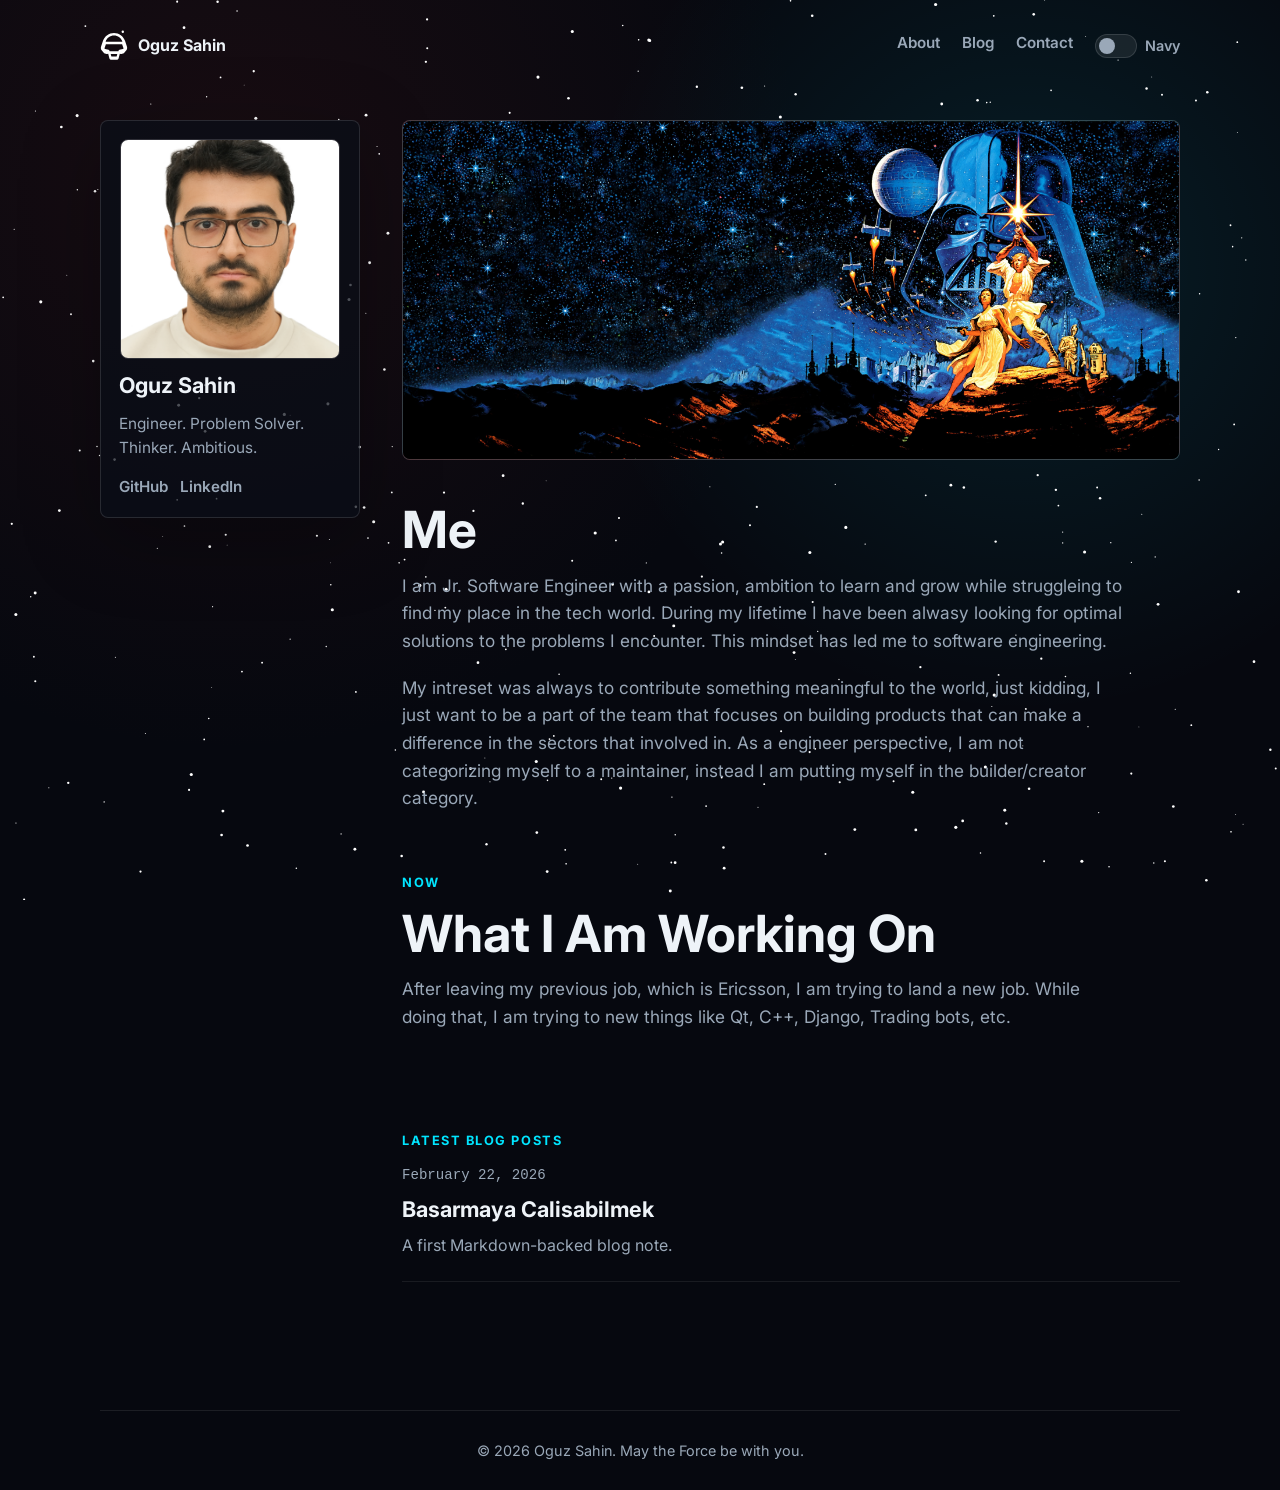
<file: index.html>
<!DOCTYPE html>
<html lang="en">

<head>
    <meta charset="UTF-8">
    <meta name="viewport" content="width=device-width, initial-scale=1.0">
    <title>Oguz Sahin</title>
    <meta name="description" content="Personal website and blog of Oguz Sahin">
    <link rel="preconnect" href="https://fonts.googleapis.com">
    <link rel="preconnect" href="https://fonts.gstatic.com" crossorigin>
    <link href="https://fonts.googleapis.com/css2?family=Inter:wght@400;500;600;700;800&display=swap" rel="stylesheet">
    <link rel="stylesheet" href="assets/css/site.css">
</head>

<body>
    <canvas id="starfield"></canvas>

    <div class="site-shell">
        <header class="site-header">
            <nav class="nav">
                <a href="./" class="nav-brand">
                    <img src="assets/img/darth-vader.svg" alt="Darth Vader Logo" class="nav-logo">
                    Oguz Sahin
                </a>
                <div class="nav-links">
                    <a href="about/" class="nav-link">About</a>
                    <a href="blog/" class="nav-link">Blog</a>
                    <a href="contact/" class="nav-link">Contact</a>
                </div>
            </nav>
        </header>

        <main class="home-layout">
            <aside class="profile-box" aria-label="Profile summary">
                <img src="assets/img/pfp.jpg" alt="Profile photo placeholder" class="profile-photo"> 
                <h1>Oguz Sahin</h1>
                <p>Engineer. Problem Solver. Thinker. Ambitious.</p>
                <div class="profile-links">
                    <a href="https://github.com/oguzsahin58" class="text-link">GitHub</a>
                    <a href="https://www.linkedin.com/in/oguzsahin58/" class="text-link">LinkedIn</a>
                </div>
            </aside>

            <div class="home-content">
                <section class="vader-banner" aria-label="Darth Vader wide photo">
                    <img src="assets/img/background.jpg" alt="Darth Vader wide photo" class="wide-photo">
                </section>

                <section class="content-section">
                    <h2>Me </h2>
                    <p>
                        I am Jr. Software Engineer with a passion, ambition to learn and grow while struggleing to 
                        find my place in the tech world. During my lifetime I have been alwasy looking for 
                        optimal solutions to the problems I encounter. This mindset has led me to software engineering. 
                    </p>
                    <p>
                        My intreset was always to contribute something meaningful to the world, just kidding, 
                        I just want to be a part of the team that focuses on building products that can make 
                        a difference in the sectors that involved in. As a engineer perspective, I am not categorizing
                        myself to a maintainer, instead I am putting myself in the builder/creator category. 
                    </p>
                </section>

                <section class="content-section">
                    <p class="eyebrow">Now</p>
                    <h2>What I Am Working On</h2>
                    <p>
                        After leaving my previous job, which is Ericsson, I am trying to land a new job. 
                        While doing that, I am trying to new things like Qt, C++, Django, Trading bots, etc. 
                    </p>
                </section>

                <section class="section-band" aria-labelledby="recent-posts-title">
                    <p class="eyebrow">Latest Blog Posts</p>
                    <div id="recent-posts-container" class="posts-list">
                        <div class="loading">Loading from the Force...</div>
                    </div>
                </section>
            </div>
        </main>

        <footer class="site-footer">
            <p>&copy; 2026 Oguz Sahin. May the Force be with you.</p>
        </footer>
    </div>

    <script src="assets/js/site.js"></script>
</body>

</html>
</file>
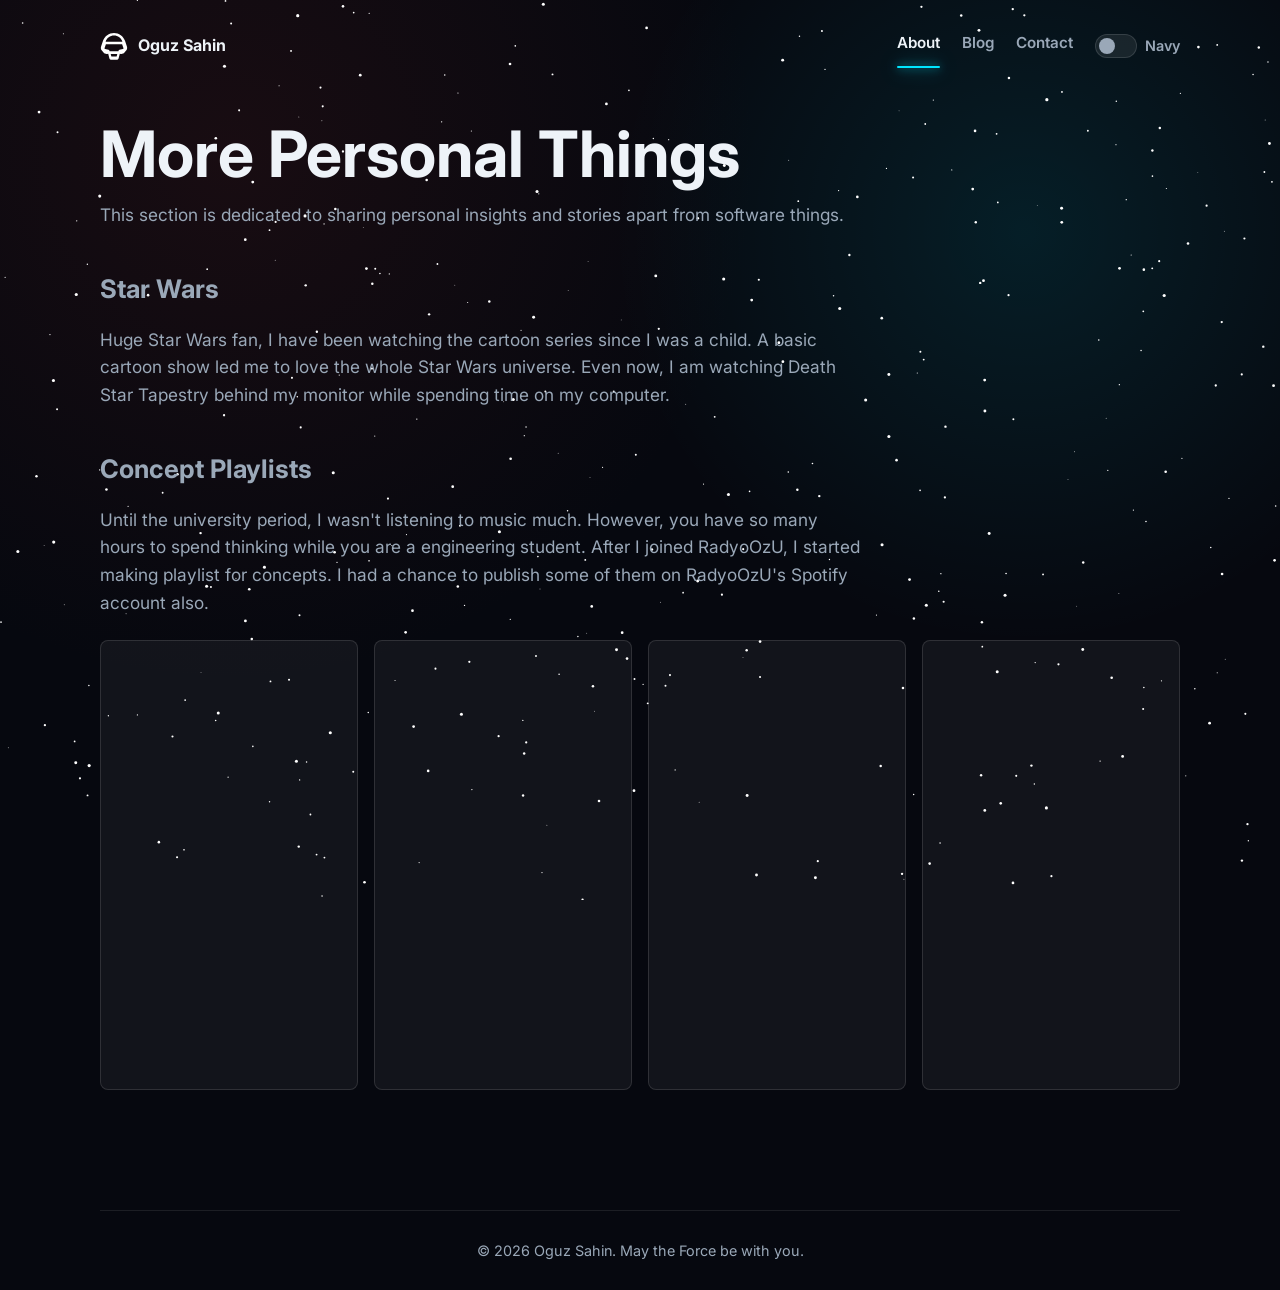
<file: about/index.html>
<!DOCTYPE html>
<html lang="en">

<head>
    <meta charset="UTF-8">
    <meta name="viewport" content="width=device-width, initial-scale=1.0">
    <title>Oguz Sahin | About</title>
    <meta name="description" content="About Oguz Sahin">
    <link rel="preconnect" href="https://fonts.googleapis.com">
    <link rel="preconnect" href="https://fonts.gstatic.com" crossorigin>
    <link href="https://fonts.googleapis.com/css2?family=Inter:wght@400;500;600;700;800&display=swap" rel="stylesheet">
    <link rel="stylesheet" href="../assets/css/site.css">
</head>

<body>
    <canvas id="starfield"></canvas>

    <div class="site-shell">
        <header class="site-header">
            <nav class="nav">
                <a href="../" class="nav-brand">
                    <img src="../assets/img/darth-vader.svg" alt="Darth Vader Logo" class="nav-logo">
                    Oguz Sahin
                </a>
                <div class="nav-links">
                    <a href="../about/" class="nav-link active">About</a>
                    <a href="../blog/" class="nav-link">Blog</a>
                    <a href="../contact/" class="nav-link">Contact</a>
                </div>
            </nav>
        </header>

        <main class="site-main page-layout">
            <h1 class="page-title">More Personal Things</h1>
            <div class="content-block">
                <p>
                    This section is dedicated to sharing personal insights and stories apart from software things.
                </p>
                <h2>Star Wars</h2>
                <p>
                    Huge Star Wars fan, I have been watching the cartoon series since I was a child. A basic cartoon
                    show led me to love the whole Star Wars universe. Even now, I am watching Death Star Tapestry behind
                    my monitor while spending time on my computer. 
                </p>
                <h2>Concept Playlists</h2>
                <p>
                    Until the university period, I wasn't listening to music much. However, you have so many hours to spend thinking 
                    while you are a engineering student. After I joined RadyoOzU, I started making playlist for concepts. 
                    I had a chance to publish some of them on RadyoOzU's Spotify account also. 
                </p>
                <div class="playlist-row" aria-label="Spotify playlists">
                    <iframe
                        class="spotify-playlist"
                        src="https://open.spotify.com/embed/playlist/2u4HGDIgiUFugzMuInWNq5?utm_source=generator&theme=0"
                        title="Spotify playlist 1"
                        width="100%"
                        height="352"
                        frameborder="0"
                        allow="autoplay; clipboard-write; encrypted-media; fullscreen; picture-in-picture"
                        loading="lazy"></iframe>
                    <iframe
                        class="spotify-playlist"
                        src="https://open.spotify.com/embed/playlist/76JUVo2x5TsW41wghjEA8D?utm_source=generator&theme=0"
                        title="Spotify playlist 2"
                        width="100%"
                        height="352"
                        frameborder="0"
                        allow="autoplay; clipboard-write; encrypted-media; fullscreen; picture-in-picture"
                        loading="lazy"></iframe>
                    <iframe
                        class="spotify-playlist"
                        src="https://open.spotify.com/embed/playlist/5tU83mJvunRKNxdE5HnWON?utm_source=generator&theme=0"
                        title="Spotify playlist 3"
                        width="100%"
                        height="352"
                        frameborder="0"
                        allow="autoplay; clipboard-write; encrypted-media; fullscreen; picture-in-picture"
                        loading="lazy"></iframe>
                    <iframe
                        class="spotify-playlist"
                        src="https://open.spotify.com/embed/playlist/5nJeuDhbnZZyHhMlnCiZVi?utm_source=generator&theme=0"
                        title="Spotify playlist 4"
                        width="100%"
                        height="352"
                        frameborder="0"
                        allow="autoplay; clipboard-write; encrypted-media; fullscreen; picture-in-picture"
                        loading="lazy"></iframe>
                </div>
            </div>
        </main>

        <footer class="site-footer">
            <p>&copy; 2026 Oguz Sahin. May the Force be with you.</p>
        </footer>
    </div>

    <script src="../assets/js/site.js"></script>
</body>

</html>
</file>
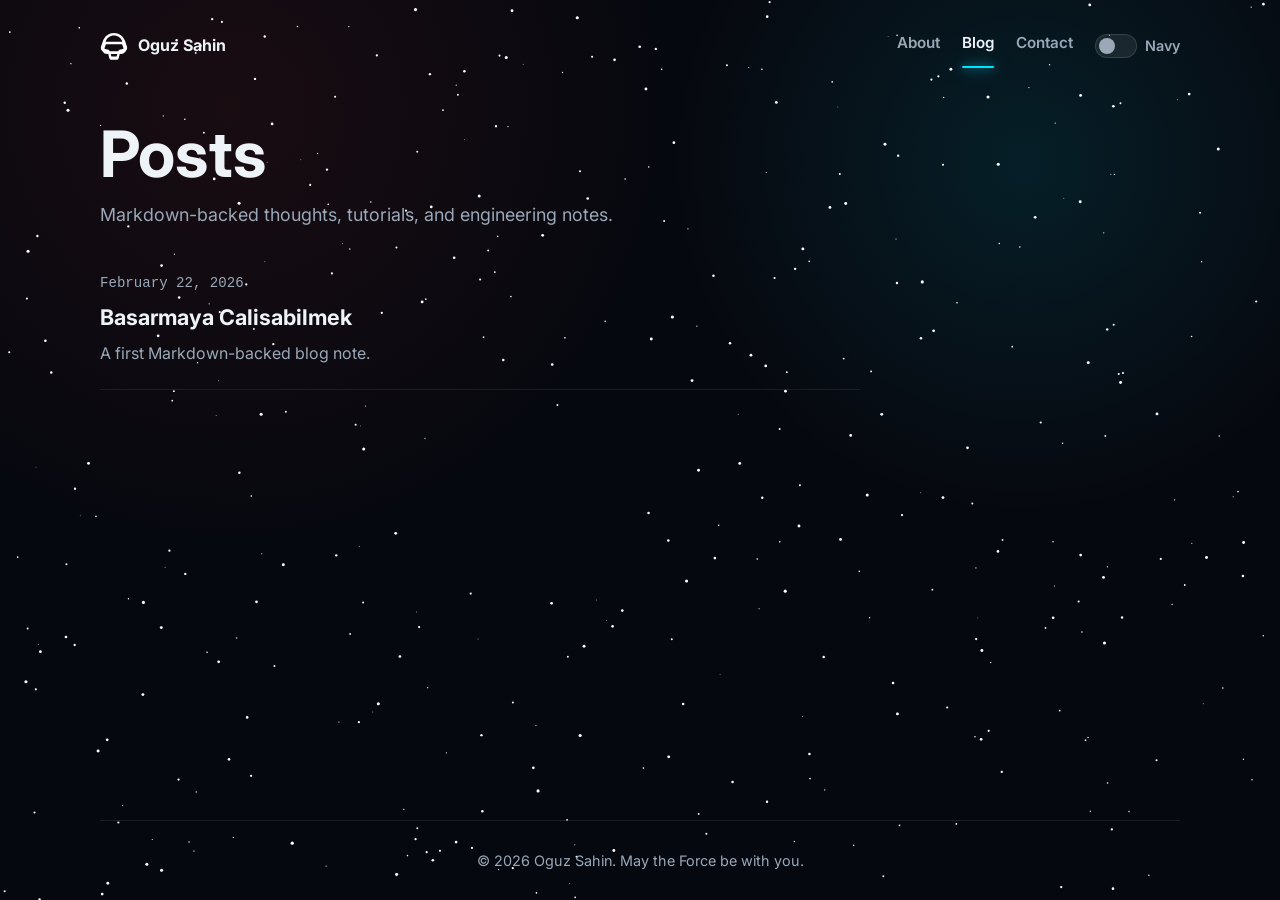
<file: blog/index.html>
<!DOCTYPE html>
<html lang="en">

<head>
    <meta charset="UTF-8">
    <meta name="viewport" content="width=device-width, initial-scale=1.0">
    <title>Oguz Sahin | Blog</title>
    <meta name="description" content="Blog posts by Oguz Sahin">
    <link rel="preconnect" href="https://fonts.googleapis.com">
    <link rel="preconnect" href="https://fonts.gstatic.com" crossorigin>
    <link href="https://fonts.googleapis.com/css2?family=Inter:wght@400;500;600;700;800&display=swap" rel="stylesheet">
    <link rel="stylesheet" href="../assets/css/site.css">
</head>

<body>
    <canvas id="starfield"></canvas>

    <div class="site-shell">
        <header class="site-header">
            <nav class="nav">
                <a href="../" class="nav-brand">
                    <img src="../assets/img/darth-vader.svg" alt="Darth Vader Logo" class="nav-logo">
                    Oguz Sahin
                </a>
                <div class="nav-links">
                    <a href="../about/" class="nav-link">About</a>
                    <a href="../blog/" class="nav-link active">Blog</a>
                    <a href="../contact/" class="nav-link">Contact</a>
                </div>
            </nav>
        </header>

        <main class="site-main page-layout">
            <h1 class="page-title">Posts</h1>
            <p class="page-subtitle">Markdown-backed thoughts, tutorials, and engineering notes.</p>
            <div id="posts-container" class="posts-list">
                <div class="loading">Loading from the Force...</div>
            </div>
        </main>

        <footer class="site-footer">
            <p>&copy; 2026 Oguz Sahin. May the Force be with you.</p>
        </footer>
    </div>

    <script src="../assets/js/site.js"></script>
</body>

</html>
</file>
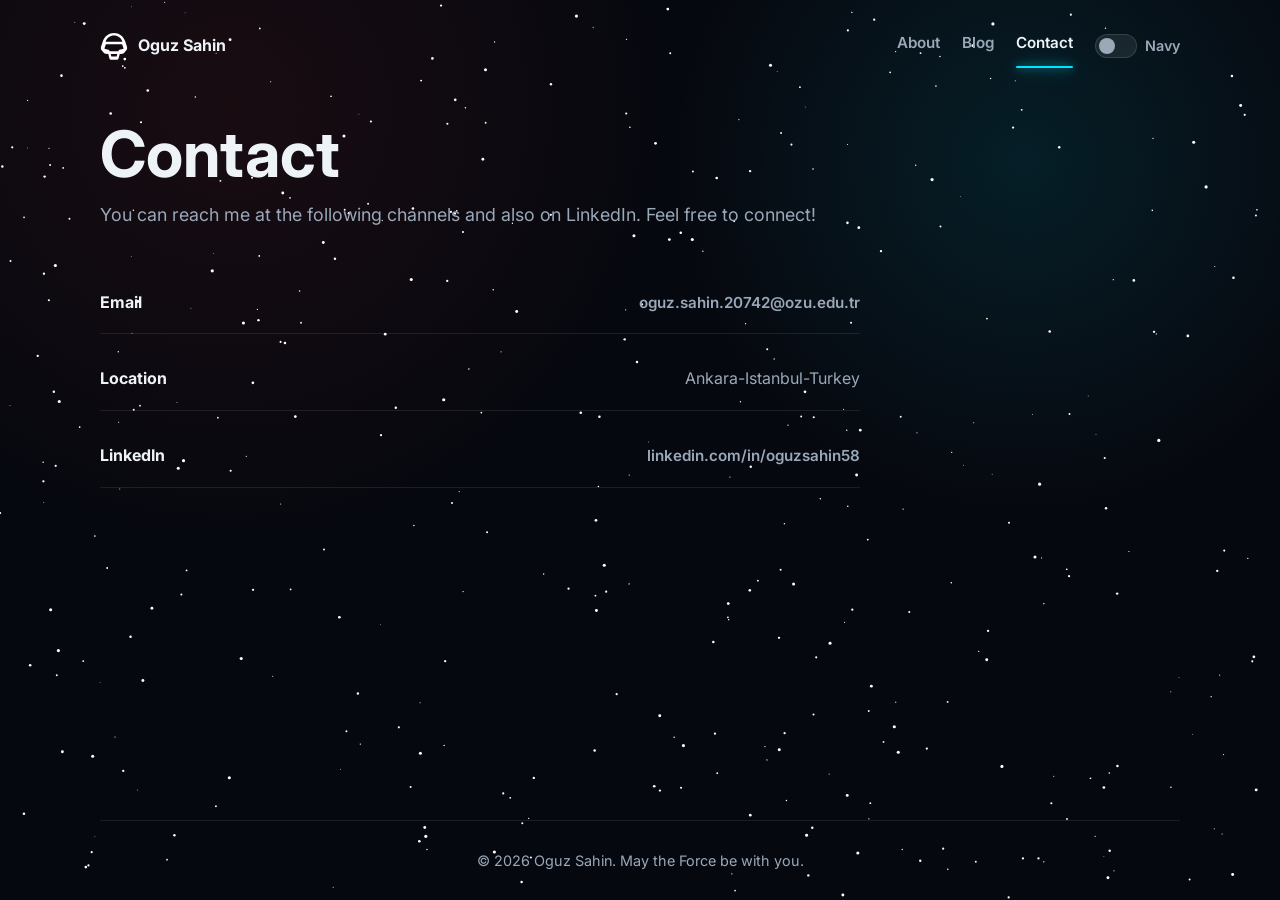
<file: contact/index.html>
<!DOCTYPE html>
<html lang="en">

<head>
    <meta charset="UTF-8">
    <meta name="viewport" content="width=device-width, initial-scale=1.0">
    <title>Oguz Sahin | Contact</title>
    <meta name="description" content="Contact Oguz Sahin">
    <link rel="preconnect" href="https://fonts.googleapis.com">
    <link rel="preconnect" href="https://fonts.gstatic.com" crossorigin>
    <link href="https://fonts.googleapis.com/css2?family=Inter:wght@400;500;600;700;800&display=swap" rel="stylesheet">
    <link rel="stylesheet" href="../assets/css/site.css">
</head>

<body>
    <canvas id="starfield"></canvas>

    <div class="site-shell">
        <header class="site-header">
            <nav class="nav">
                <a href="../" class="nav-brand">
                    <img src="../assets/img/darth-vader.svg" alt="Darth Vader Logo" class="nav-logo">
                    Oguz Sahin
                </a>
                <div class="nav-links">
                    <a href="../about/" class="nav-link">About</a>
                    <a href="../blog/" class="nav-link">Blog</a>
                    <a href="../contact/" class="nav-link active">Contact</a>
                </div>
            </nav>
        </header>

        <main class="site-main page-layout">
            <h1 class="page-title">Contact</h1>
            <p class="page-subtitle">You can reach me at the following channels and also on LinkedIn. Feel free to connect!</p>
            <div class="contact-list">
                <div class="contact-item">
                    <strong>Email</strong>
                    <span><a href="mailto:oguz.sahin.20742@ozu.edu.tr" class="text-link">oguz.sahin.20742@ozu.edu.tr</a></span>
                </div>
                <div class="contact-item">
                    <strong>Location</strong>
                    <span>Ankara-Istanbul-Turkey</span>
                </div>
                <div class="contact-item">
                    <strong>LinkedIn</strong>
                    <span><a href="https://www.linkedin.com/in/oguzsahin58/" class="text-link">linkedin.com/in/oguzsahin58</a></span>
                </div>
            </div>
        </main>

        <footer class="site-footer">
            <p>&copy; 2026 Oguz Sahin. May the Force be with you.</p>
        </footer>
    </div>

    <script src="../assets/js/site.js"></script>
</body>

</html>
</file>
<file: assets/css/site.css>
:root {
    --bg-color: #06080f;
    --surface: rgba(10, 14, 24, 0.72);
    --surface-soft: rgba(255, 255, 255, 0.05);
    --border: rgba(255, 255, 255, 0.12);
    --text-primary: #eef3f8;
    --text-secondary: #9aa8b8;
    --accent-saber: #00e5ff;
    --accent-saber-glow: rgba(0, 229, 255, 0.62);
    --accent-red: #ff4b4b;
    --accent-red-glow: rgba(255, 75, 75, 0.44);
    --font-sans: 'Inter', -apple-system, BlinkMacSystemFont, "Segoe UI", Helvetica, Arial, sans-serif;
}

* {
    box-sizing: border-box;
    margin: 0;
    padding: 0;
}

html {
    scroll-behavior: smooth;
}

body {
    min-height: 100vh;
    overflow-x: hidden;
    background: radial-gradient(circle at 18% 12%, rgba(90, 28, 28, 0.22), transparent 34%),
        radial-gradient(circle at 80% 18%, rgba(0, 229, 255, 0.1), transparent 28%),
        var(--bg-color);
    transition: background-color 0.24s ease;
    color: var(--text-primary);
    font-family: var(--font-sans);
    line-height: 1.6;
}

body.navy-background {
    background: #020b1a;
}

img {
    max-width: 100%;
}

a {
    color: inherit;
}

#starfield {
    position: fixed;
    inset: 0;
    z-index: -1;
    width: 100vw;
    height: 100vh;
    pointer-events: none;
}

body.navy-background #starfield {
    display: none;
}

.site-shell {
    width: min(1080px, calc(100% - 32px));
    min-height: 100vh;
    margin: 0 auto;
    display: flex;
    flex-direction: column;
}

.site-header {
    padding: 24px 0 52px;
}

.nav {
    display: flex;
    align-items: center;
    justify-content: space-between;
    gap: 24px;
}

.nav-brand {
    display: inline-flex;
    align-items: center;
    gap: 10px;
    color: var(--text-primary);
    font-size: 1rem;
    font-weight: 700;
    text-decoration: none;
}

.nav-logo {
    width: 28px;
    height: 28px;
    object-fit: contain;
    filter: invert(1);
}

.nav-links {
    display: flex;
    align-items: center;
    justify-content: flex-end;
    gap: 22px;
}

.background-switch {
    display: inline-flex;
    align-items: center;
    gap: 8px;
    min-height: 44px;
    color: var(--text-secondary);
    font-size: 0.9rem;
    font-weight: 600;
    white-space: nowrap;
    cursor: pointer;
}

.background-switch input {
    position: absolute;
    opacity: 0;
    pointer-events: none;
}

.background-switch-track {
    position: relative;
    width: 42px;
    height: 24px;
    flex: 0 0 auto;
    border: 1px solid var(--border);
    border-radius: 999px;
    background: rgba(255, 255, 255, 0.08);
    transition: background 0.2s ease, border-color 0.2s ease, box-shadow 0.2s ease;
}

.background-switch-track::after {
    content: '';
    position: absolute;
    top: 3px;
    left: 3px;
    width: 16px;
    height: 16px;
    border-radius: 50%;
    background: var(--text-secondary);
    transition: transform 0.2s ease, background 0.2s ease;
}

.background-switch input:focus-visible + .background-switch-track {
    outline: 2px solid var(--accent-saber);
    outline-offset: 3px;
}

.background-switch input:checked + .background-switch-track {
    border-color: var(--accent-saber);
    background: rgba(2, 11, 26, 0.92);
    box-shadow: 0 0 18px rgba(0, 229, 255, 0.18);
}

.background-switch input:checked + .background-switch-track::after {
    transform: translateX(18px);
    background: var(--accent-saber);
}

.nav-link,
.text-link {
    position: relative;
    color: var(--text-secondary);
    font-size: 0.95rem;
    font-weight: 600;
    text-decoration: none;
    transition: color 0.2s ease;
}

.nav-link {
    min-height: 44px;
    display: inline-flex;
    align-items: center;
    padding-bottom: 6px;
}

.nav-link::after,
.text-link::after {
    content: '';
    position: absolute;
    left: 0;
    bottom: 0;
    width: 0;
    height: 2px;
    border-radius: 999px;
    background: var(--accent-saber);
    box-shadow: 0 0 8px var(--accent-saber-glow), 0 0 18px var(--accent-saber-glow);
    transition: width 0.22s ease;
}

.nav-link:hover,
.nav-link.active,
.text-link:hover {
    color: var(--text-primary);
}

.nav-link:hover::after,
.nav-link.active::after,
.text-link:hover::after {
    width: 100%;
}

.site-main {
    flex: 1;
}

.home-layout {
    display: grid;
    grid-template-columns: minmax(220px, 260px) minmax(0, 1fr);
    gap: 42px;
    align-items: start;
}

.profile-box {
    position: sticky;
    top: 24px;
    display: grid;
    gap: 14px;
    padding: 18px;
    border: 1px solid var(--border);
    border-radius: 8px;
    background: var(--surface);
    box-shadow: 0 20px 80px rgba(0, 0, 0, 0.28);
}

.profile-photo-placeholder {
    display: grid;
    place-items: center;
    width: min(100%, 160px);
    justify-self: center;
    aspect-ratio: 1;
    border: 1px dashed rgba(255, 255, 255, 0.26);
    border-radius: 8px;
    background: rgba(255, 255, 255, 0.04);
    color: var(--text-secondary);
    font-size: 0.9rem;
    text-align: center;
}

.profile-photo {
    width: min(100%, 220px);
    aspect-ratio: 1;
    justify-self: center;
    border: 1px solid rgba(255, 255, 255, 0.14);
    border-radius: 8px;
    object-fit: cover;
    object-position: center;
    display: block;
}

.profile-box h1 {
    font-size: 1.35rem;
    line-height: 1.15;
}

.profile-box p {
    color: var(--text-secondary);
    font-size: 0.96rem;
}

.profile-links {
    display: flex;
    flex-wrap: wrap;
    gap: 12px;
}

.home-content {
    min-width: 0;
}

.vader-banner {
    display: grid;
    place-items: center;
    width: 100%;
    aspect-ratio: 16 / 7;
    margin-bottom: 42px;
    overflow: hidden;
    border: 1px solid rgba(255, 255, 255, 0.14);
    border-radius: 8px;
    background: linear-gradient(135deg, rgba(255, 75, 75, 0.12), rgba(0, 229, 255, 0.08)),
        rgba(255, 255, 255, 0.04);
    color: var(--text-secondary);
    text-align: center;
}

.wide-photo {
    width: 100%;
    height: 100%;
    display: block;
    object-fit: cover;
    object-position: center;
}

.content-section {
    padding-bottom: 42px;
}

.content-section h2 {
    margin-bottom: 14px;
    font-size: clamp(2rem, 4vw, 3.3rem);
    line-height: 1.08;
}

.content-section p:not(.eyebrow) {
    max-width: 720px;
    margin-bottom: 1.2rem;
    color: var(--text-secondary);
    font-size: 1.08rem;
    overflow-wrap: anywhere;
}

.hero {
    display: grid;
    grid-template-columns: minmax(0, 1.3fr) minmax(260px, 0.7fr);
    gap: 48px;
    align-items: center;
    padding: 28px 0 64px;
}

.eyebrow {
    margin-bottom: 12px;
    color: var(--accent-saber);
    font-size: 0.8rem;
    font-weight: 700;
    letter-spacing: 0.12em;
    text-transform: uppercase;
}

.hero-title,
.page-title,
.post-title {
    line-height: 1.05;
    letter-spacing: 0;
}

.hero-title {
    max-width: 760px;
    font-size: clamp(3rem, 8vw, 6.5rem);
}

.hero-copy,
.page-subtitle {
    color: var(--text-secondary);
    font-size: 1.12rem;
}

.hero-copy {
    max-width: 640px;
    margin-top: 22px;
}

.hero-actions {
    display: flex;
    flex-wrap: wrap;
    gap: 14px;
    margin-top: 30px;
}

.button {
    display: inline-flex;
    align-items: center;
    justify-content: center;
    min-height: 44px;
    padding: 0 18px;
    border: 1px solid var(--accent-saber);
    border-radius: 6px;
    color: var(--accent-saber);
    font-weight: 700;
    text-decoration: none;
    transition: background 0.2s ease, box-shadow 0.2s ease, color 0.2s ease;
}

.button:hover {
    background: var(--accent-saber);
    color: #041017;
    box-shadow: 0 0 24px rgba(0, 229, 255, 0.28);
}

.button.secondary {
    border-color: var(--border);
    color: var(--text-primary);
    background: var(--surface-soft);
}

.button.secondary:hover {
    border-color: var(--accent-red);
    background: rgba(255, 75, 75, 0.12);
    color: var(--text-primary);
    box-shadow: 0 0 22px var(--accent-red-glow);
}

.persona-panel {
    border: 1px solid var(--border);
    border-radius: 8px;
    padding: 22px;
    background: var(--surface);
    box-shadow: 0 20px 80px rgba(0, 0, 0, 0.28);
}

.persona-panel h2 {
    margin-bottom: 12px;
    font-size: 1.15rem;
}

.signal-list {
    display: grid;
    gap: 12px;
    list-style: none;
}

.signal-list li {
    color: var(--text-secondary);
}

.page-layout {
    max-width: 760px;
    padding-bottom: 64px;
}

.page-title,
.post-title {
    margin-bottom: 14px;
    font-size: clamp(2.3rem, 5vw, 4rem);
}

.page-subtitle {
    margin-bottom: 42px;
}

.content-block,
.post-body {
    color: var(--text-secondary);
    font-size: 1.08rem;
    overflow-wrap: anywhere;
}

.content-block p,
.post-body p {
    margin-bottom: 1.35rem;
}

.content-block h2,
.post-body h2 {
    margin: 2.5rem 0 1rem;
    font-size: 1.6rem;
}

.content-block ul,
.post-body ul {
    margin: 0 0 1.5rem 1.25rem;
}

.playlist-row {
    width: min(100vw - 32px, 1080px);
    max-width: none;
    display: grid;
    grid-template-columns: repeat(4, minmax(0, 1fr));
    gap: 16px;
    margin-top: 1.5rem;
}

.spotify-playlist {
    display: block;
    width: 100%;
    min-height: 450px;
    border: 1px solid var(--border);
    border-radius: 8px;
    background: var(--surface-soft);
}

.section-band {
    padding: 40px 0 72px;
}

.section-heading {
    margin-bottom: 24px;
    font-size: 1.5rem;
}

.posts-list {
    display: grid;
    gap: 24px;
}

.post-item {
    display: grid;
    gap: 6px;
    padding-bottom: 22px;
    border-bottom: 1px solid rgba(255, 255, 255, 0.08);
}

.post-date {
    color: var(--text-secondary);
    font-family: ui-monospace, SFMono-Regular, Consolas, "Liberation Mono", monospace;
    font-size: 0.88rem;
}

.post-item-link {
    width: fit-content;
    color: var(--text-primary);
    font-size: 1.35rem;
    font-weight: 700;
    text-decoration: none;
    overflow-wrap: anywhere;
}

.post-description {
    color: var(--text-secondary);
}

.social-grid,
.contact-list {
    display: grid;
    gap: 14px;
}

.social-link,
.contact-item {
    display: flex;
    justify-content: space-between;
    gap: 20px;
    padding: 18px 0;
    border-bottom: 1px solid rgba(255, 255, 255, 0.09);
    color: var(--text-primary);
    text-decoration: none;
    overflow-wrap: anywhere;
}

.social-link span,
.contact-item span {
    color: var(--text-secondary);
}

.back-link-container {
    margin-top: 48px;
}

.site-footer {
    margin-top: 56px;
    padding: 28px 0;
    border-top: 1px solid rgba(255, 255, 255, 0.09);
    color: var(--text-secondary);
    font-size: 0.9rem;
    text-align: center;
}

.loading,
.text-secondary {
    color: var(--text-secondary);
}

.loading {
    font-style: italic;
    animation: pulse 2s infinite;
}

@keyframes pulse {
    0%, 100% {
        opacity: 0.58;
    }

    50% {
        opacity: 1;
    }
}

@media (max-width: 900px) {
    .home-layout {
        grid-template-columns: 1fr;
        gap: 30px;
    }

    .profile-box {
        position: static;
        grid-template-columns: 120px minmax(0, 1fr);
        align-items: center;
    }

    .profile-photo,
    .profile-photo-placeholder {
        width: 120px;
        grid-row: span 3;
    }

    .profile-links {
        align-self: start;
    }
}

@media (max-width: 760px) {
    .site-shell {
        width: min(100% - 24px, 1080px);
    }

    .site-header {
        padding: 18px 0 30px;
    }

    .nav {
        align-items: flex-start;
        flex-direction: column;
    }

    .nav-links {
        width: 100%;
        flex-wrap: wrap;
        justify-content: flex-start;
        gap: 2px 18px;
    }

    .hero {
        grid-template-columns: 1fr;
        gap: 28px;
        padding-top: 8px;
    }

    .hero-title {
        font-size: clamp(2.7rem, 17vw, 4.7rem);
    }

    .social-link,
    .contact-item {
        flex-direction: column;
        gap: 4px;
    }

    .playlist-row {
        width: 100%;
        grid-template-columns: repeat(2, minmax(0, 1fr));
    }
}

@media (max-width: 560px) {
    .site-shell {
        width: min(100% - 20px, 1080px);
    }

    .nav-brand {
        font-size: 0.96rem;
    }

    .nav-links {
        gap: 0 16px;
    }

    .nav-link,
    .text-link {
        font-size: 0.92rem;
    }

    .profile-box {
        grid-template-columns: 88px minmax(0, 1fr);
        gap: 12px;
        padding: 14px;
    }

    .profile-photo,
    .profile-photo-placeholder {
        width: 88px;
    }

    .profile-box h1 {
        font-size: 1.15rem;
    }

    .profile-box p {
        font-size: 0.9rem;
    }

    .profile-links {
        grid-column: 1 / -1;
    }

    .vader-banner {
        aspect-ratio: 16 / 10;
        margin-bottom: 30px;
    }

    .content-section {
        padding-bottom: 30px;
    }

    .content-section h2,
    .page-title,
    .post-title {
        font-size: clamp(1.9rem, 12vw, 2.55rem);
    }

    .content-section p:not(.eyebrow),
    .content-block,
    .post-body,
    .page-subtitle {
        font-size: 1rem;
    }

    .page-subtitle {
        margin-bottom: 30px;
    }

    .post-item-link {
        font-size: 1.15rem;
    }

    .section-band {
        padding: 30px 0 48px;
    }

    .site-footer {
        margin-top: 36px;
    }

    .playlist-row {
        grid-template-columns: 1fr;
    }
}
</file>
